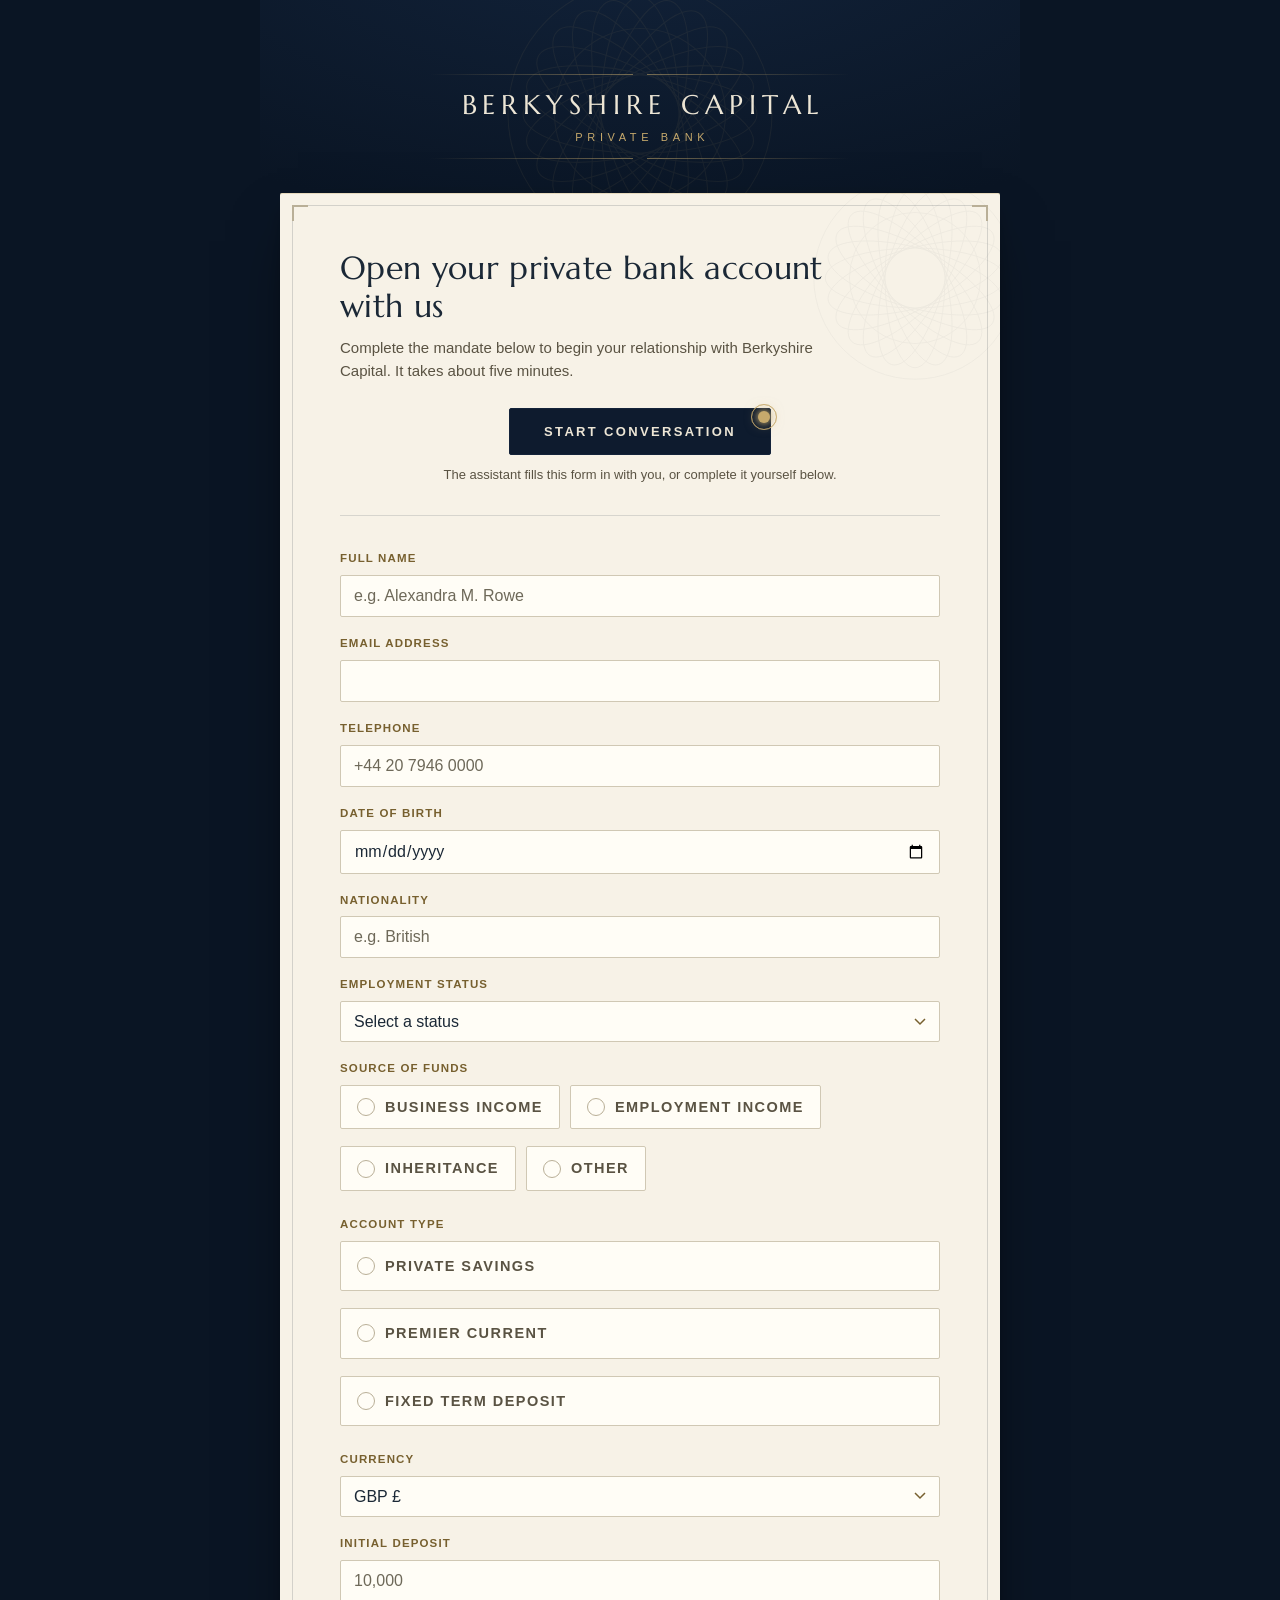
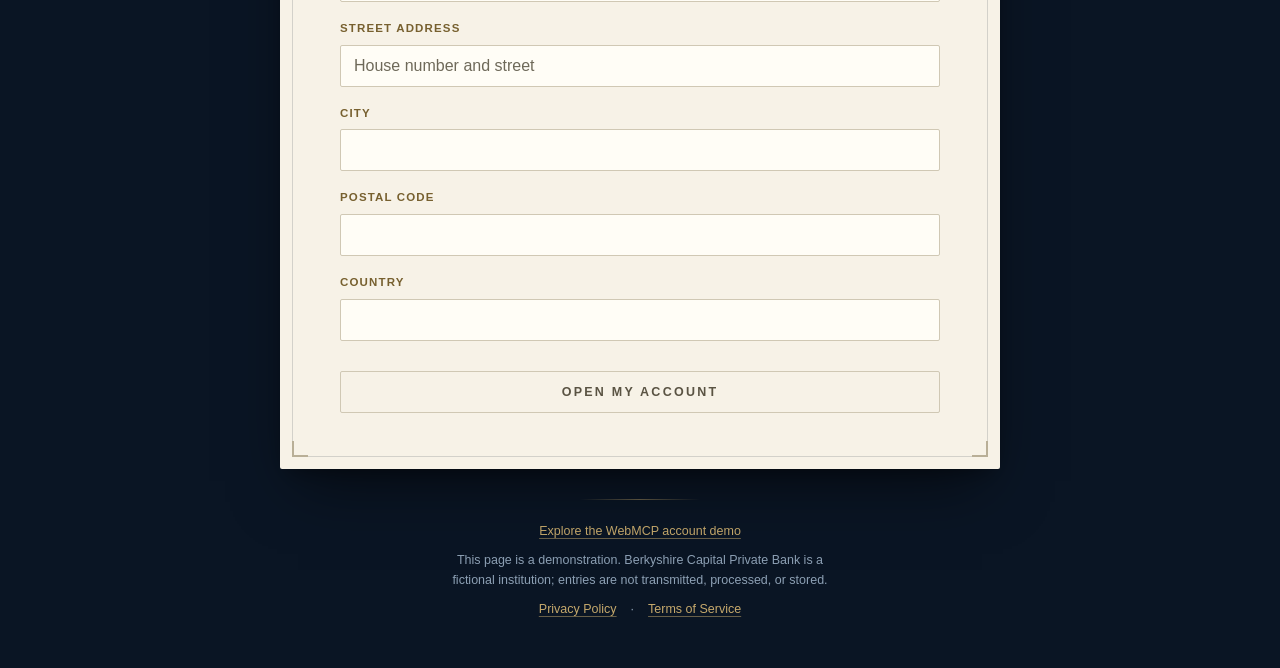
<file: index.html>
<!DOCTYPE html>
<html lang="en">
<head>
<meta charset="UTF-8">
<meta name="viewport" content="width=device-width, initial-scale=1.0">
<meta name="description" content="Static demonstration of a private bank account opening form. Fictional bank; nothing is transmitted or stored.">
<meta name="theme-color" content="#0A1524">
<title>Berkyshire Capital Private Bank — Open an Account</title>
<link rel="icon" href="data:image/svg+xml,%3Csvg xmlns='http://www.w3.org/2000/svg' viewBox='0 0 64 64'%3E%3Crect width='64' height='64' rx='8' fill='%230A1524'/%3E%3Ctext x='32' y='45' font-family='Georgia,serif' font-size='36' fill='%23C6A96C' text-anchor='middle'%3EB%3C/text%3E%3C/svg%3E">
<link rel="preconnect" href="https://fonts.googleapis.com">
<link rel="preconnect" href="https://fonts.gstatic.com" crossorigin>
<link href="https://fonts.googleapis.com/css2?family=Marcellus&display=swap" rel="stylesheet">
<style>
  :root{
    --navy-950:#0A1524;
    --navy-900:#0E1B2E;
    --navy-800:#14233A;
    --ink:#1B2836;
    --paper:#F7F2E7;
    --paper-hi:#FFFDF6;
    --gold:#C6A96C;
    --gold-soft:rgba(198,169,108,.22);
    --bronze:#77602F;
    --line:#D0C8B4;
    --line-strong:#B9AF97;
    --muted-paper:#5A5343;
    --muted-navy:#A7B6C6;
    --err:#8E2F2F;
    --err-line:#9E3B3B;
    --serif:"Marcellus",Georgia,"Times New Roman",serif;
    --sans:-apple-system,BlinkMacSystemFont,"Segoe UI",Roboto,"Helvetica Neue",Arial,sans-serif;
  }
  *{box-sizing:border-box;margin:0;padding:0}
  html{scroll-behavior:smooth}
  body{
    font-family:var(--sans);
    background:var(--navy-950);
    color:var(--muted-navy);
    -webkit-font-smoothing:antialiased;
    line-height:1.55;
    min-height:100vh;
  }
  ::selection{background:var(--gold);color:var(--navy-950)}
  .paper ::selection{background:var(--navy-950);color:var(--gold)}
  :focus-visible{outline:2px solid var(--gold);outline-offset:2px}
  html{scrollbar-color:#2A3B52 var(--navy-950)}
  ::-webkit-scrollbar{width:10px}
  ::-webkit-scrollbar-track{background:var(--navy-950)}
  ::-webkit-scrollbar-thumb{background:#2A3B52;border-radius:5px}
  ::-webkit-scrollbar-thumb:hover{background:#3A4E6A}

  .page{
    max-width:760px;
    margin:0 auto;
    padding:48px 20px 40px;
    background:
      radial-gradient(1100px 500px at 50% -80px, #12233B 0%, var(--navy-950) 62%) no-repeat;
  }

  .brand{
    text-align:center;
    padding:26px 0 34px;
    position:relative;
  }
  .brand-rosette{
    position:absolute;
    top:50%;left:50%;
    width:300px;height:300px;
    transform:translate(-50%,-52%);
    color:var(--gold);
    opacity:.07;
    pointer-events:none;
  }
  .brand-rule{
    display:flex;
    align-items:center;
    gap:14px;
    max-width:420px;
    margin:0 auto;
  }
  .brand-rule::before,.brand-rule::after{
    content:"";
    flex:1;
    height:1px;
  }
  .brand-rule::before{background:linear-gradient(to right,transparent,rgba(198,169,108,.55))}
  .brand-rule::after{background:linear-gradient(to left,transparent,rgba(198,169,108,.55))}
  .wordmark{
    font-family:var(--serif);
    font-size:clamp(17px,4.2vw,27px);
    letter-spacing:.22em;
    text-indent:.22em;
    color:#EDE6D6;
    white-space:nowrap;
    padding:10px 0 2px;
  }
  .brand-sub{
    font-size:11px;
    letter-spacing:.42em;
    text-indent:.42em;
    text-transform:uppercase;
    color:var(--gold);
    padding-bottom:12px;
  }

  .paper{
    position:relative;
    background:var(--paper);
    color:var(--ink);
    border-radius:2px;
    padding:clamp(28px,6vw,56px) clamp(22px,6vw,60px);
    box-shadow:
      0 1px 0 rgba(198,169,108,.35) inset,
      0 30px 60px -18px rgba(0,0,0,.55),
      0 8px 20px -8px rgba(0,0,0,.4);
    animation:paper-in .55s cubic-bezier(.16,1,.3,1) both;
  }
  .paper::before{
    content:"";
    position:absolute;
    inset:12px;
    border:1px solid rgba(27,40,54,.16);
    border-radius:1px;
    pointer-events:none;
  }
  .paper::after{
    content:"";
    position:absolute;
    inset:12px;
    pointer-events:none;
    background:
      linear-gradient(var(--line-strong),var(--line-strong)) left top / 16px 2px,
      linear-gradient(var(--line-strong),var(--line-strong)) left top / 2px 16px,
      linear-gradient(var(--line-strong),var(--line-strong)) right top / 16px 2px,
      linear-gradient(var(--line-strong),var(--line-strong)) right top / 2px 16px,
      linear-gradient(var(--line-strong),var(--line-strong)) left bottom / 16px 2px,
      linear-gradient(var(--line-strong),var(--line-strong)) left bottom / 2px 16px,
      linear-gradient(var(--line-strong),var(--line-strong)) right bottom / 16px 2px,
      linear-gradient(var(--line-strong),var(--line-strong)) right bottom / 2px 16px;
    background-repeat:no-repeat;
  }
  .paper-watermark{
    position:absolute;
    top:-30px;right:-30px;
    width:230px;height:230px;
    color:var(--ink);
    opacity:.045;
    pointer-events:none;
  }
  @keyframes paper-in{
    from{opacity:0;transform:translateY(10px)}
    to{opacity:1;transform:none}
  }

  .head{margin-bottom:26px;max-width:56ch}
  .head h1{
    font-family:var(--serif);
    font-weight:400;
    font-size:clamp(26px,4.4vw,32px);
    line-height:1.2;
    color:var(--ink);
    letter-spacing:.01em;
    margin-bottom:10px;
  }
  .head p{font-size:15px;color:var(--muted-paper)}

  .talky-launch{
    text-align:center;
    margin:0 0 34px;
    padding-bottom:30px;
    border-bottom:1px solid rgba(27,40,54,.14);
  }
  .talky-hint{
    font-size:13px;
    color:var(--muted-paper);
    margin-top:10px;
  }

  /* === Onboarding Attention Effect === */
  .talky-launch {
    position: relative;
  }

  .cta-wrapper {
    position: relative;
    display: inline-block;
  }

  /* Enhanced glow on the primary button */
  .talky-btn.primary {
    position: relative;
    z-index: 2;
    animation: cta-glow 2.8s ease-in-out infinite;
  }

  @keyframes cta-glow {
    0%, 100% {
      box-shadow: 
        0 0 0 0 rgba(198, 169, 108, 0.55),
        0 4px 14px -2px rgba(0, 0, 0, 0.3);
    }
    50% {
      box-shadow: 
        0 0 0 18px rgba(198, 169, 108, 0.0),
        0 4px 14px -2px rgba(0, 0, 0, 0.3);
    }
  }

  /* Floating beacon (glowing dot + rings) */
  .onboarding-beacon {
    position: absolute;
    top: -6px;
    right: -8px;
    width: 30px;
    height: 30px;
    z-index: 3;
    pointer-events: none;
  }

  .beacon-core {
    position: absolute;
    top: 50%;
    left: 50%;
    width: 12px;
    height: 12px;
    background: var(--gold);
    border-radius: 50%;
    transform: translate(-50%, -50%);
    box-shadow: 
      0 0 6px var(--gold),
      0 0 14px rgba(198, 169, 108, 0.6);
    animation: beacon-pulse 2s ease-in-out infinite;
  }

  .beacon-ring {
    position: absolute;
    top: 50%;
    left: 50%;
    width: 26px;
    height: 26px;
    border: 1.5px solid var(--gold);
    border-radius: 50%;
    transform: translate(-50%, -50%);
    opacity: 0.65;
    animation: beacon-ring-expand 2.8s ease-out infinite;
  }

  .beacon-ring.delay {
    animation-delay: 1.2s;
  }

  @keyframes beacon-pulse {
    0%, 100% { transform: translate(-50%, -50%) scale(1); }
    50% { transform: translate(-50%, -50%) scale(1.15); }
  }

  @keyframes beacon-ring-expand {
    0% {
      transform: translate(-50%, -50%) scale(0.6);
      opacity: 0.7;
    }
    70% {
      opacity: 0;
    }
    100% {
      transform: translate(-50%, -50%) scale(1.9);
      opacity: 0;
    }
  }

  /* Onboarding tooltip */
  .onboarding-tooltip {
    position: absolute;
    top: -52px;
    left: 50%;
    transform: translateX(-50%);
    z-index: 10;
    opacity: 0;
    pointer-events: none;
    transition: opacity 0.4s ease, transform 0.4s ease;
  }

  .onboarding-tooltip.visible {
    opacity: 1;
    pointer-events: auto;
  }

  .tooltip-bubble {
    background: #1a2436;
    color: #f4e9c8;
    font-size: 13px;
    padding: 9px 16px;
    border-radius: 9999px;
    white-space: nowrap;
    box-shadow: 
      0 4px 12px rgba(0, 0, 0, 0.35),
      0 0 0 1px rgba(198, 169, 108, 0.25);
    border: 1px solid rgba(198, 169, 108, 0.35);
  }

  .tooltip-arrow {
    position: absolute;
    bottom: -6px;
    left: 50%;
    transform: translateX(-50%);
    width: 0;
    height: 0;
    border-left: 7px solid transparent;
    border-right: 7px solid transparent;
    border-top: 8px solid #1a2436;
  }

  @media (max-width: 480px) {
    .onboarding-tooltip {
      top: -46px;
    }
    .tooltip-bubble {
      font-size: 12px;
      padding: 8px 13px;
    }
  }

  form > p + p,
  form > div + p,
  form > p + div,
  form > div + div{margin-top:18px}
  form .grouplabel + .opts{margin-top:7px}
  label{
    display:block;
    font-size:11.5px;
    font-weight:600;
    letter-spacing:.1em;
    text-transform:uppercase;
    color:var(--bronze);
    margin-bottom:7px;
  }
  input[type=text],input[type=email],input[type=tel],input[type=date],input[type=number],select{
    width:100%;
    font-family:var(--sans);
    font-size:16px;
    color:var(--ink);
    background:var(--paper-hi);
    border:1px solid var(--line);
    border-radius:2px;
    padding:11px 13px;
    caret-color:var(--bronze);
    transition:border-color .18s ease,box-shadow .18s ease,background .18s ease;
    font-variant-numeric:tabular-nums;
  }
  ::placeholder{color:#6E6959;opacity:1}
  select{
    appearance:none;
    -webkit-appearance:none;
    background-image:url("data:image/svg+xml,%3Csvg xmlns='http://www.w3.org/2000/svg' width='12' height='8' viewBox='0 0 12 8'%3E%3Cpath d='M1 1l5 5 5-5' fill='none' stroke='%2377602F' stroke-width='1.5'/%3E%3C/svg%3E");
    background-repeat:no-repeat;
    background-position:right 13px center;
    padding-right:36px;
  }
  input:hover,select:hover{border-color:var(--line-strong)}
  input:focus,select:focus{
    outline:none;
    border-color:var(--gold);
    box-shadow:0 0 0 3px var(--gold-soft);
    background:#FFFDF6;
  }
  .err{
    display:none;
    font-size:13px;
    color:var(--err);
    margin-top:6px;
  }
  .err.shown{display:block}
  .grouplabel{
    font-size:11.5px;
    font-weight:600;
    letter-spacing:.1em;
    text-transform:uppercase;
    color:var(--bronze);
  }

  .opts{display:flex;flex-wrap:wrap;gap:10px}
  .opts.stack{flex-direction:column}
  .opt{
    position:relative;
    display:flex;
    align-items:center;
    gap:10px;
    border:1px solid var(--line);
    border-radius:2px;
    background:var(--paper-hi);
    padding:10px 16px;
    cursor:pointer;
    font-size:14.5px;
    color:var(--muted-paper);
    transition:border-color .18s ease,color .18s ease,box-shadow .18s ease;
  }
  .opts.stack .opt{padding:13px 16px}
  .opt:hover{border-color:var(--line-strong);color:var(--ink)}
  .opt input{
    position:absolute;
    opacity:0;
    inset:0;
    margin:0;
    cursor:pointer;
  }
  .opt span{display:flex;align-items:center;gap:10px}
  .opt span::before{
    content:"";
    flex:none;
    width:16px;height:16px;
    border-radius:50%;
    border:1.5px solid var(--line-strong);
    transition:border-color .18s ease;
  }
  .opt input:checked + span{color:var(--ink)}
  .opt input:checked + span::before{
    border-color:var(--ink);
    background:radial-gradient(circle,var(--gold) 0 4px,transparent 4.5px);
  }
  .opt input:focus-visible + span::before{outline:2px solid var(--gold);outline-offset:2px}
  .opt:has(input:checked){
    border-color:var(--ink);
    box-shadow:0 0 0 1px var(--ink) inset,0 0 0 3px var(--gold-soft);
  }

  .reveal{
    display:grid;
    grid-template-rows:0fr;
    opacity:0;
    transition:grid-template-rows .3s cubic-bezier(.16,1,.3,1),opacity .25s ease;
  }
  .reveal > .reveal-inner{overflow:hidden}
  .reveal.open{grid-template-rows:1fr;opacity:1}
  .reveal .field{padding-top:14px}

  .actions{
    display:flex;
    justify-content:stretch;
    margin-top:30px;
  }
  .primary{
    font-family:var(--sans);
    font-size:13px;
    font-weight:600;
    letter-spacing:.18em;
    text-transform:uppercase;
    color:#EDE6D6;
    background:var(--navy-900);
    border:1px solid var(--navy-800);
    border-radius:2px;
    padding:15px 34px;
    cursor:pointer;
    width:100%;
    transition:transform .18s ease,box-shadow .18s ease,border-color .18s ease;
  }
  .primary:hover{
    transform:translateY(-1px);
    border-color:var(--gold);
    box-shadow:0 10px 24px -10px rgba(0,0,0,.45);
  }
  .primary:active{transform:none}
  .primary:focus-visible{outline:2px solid var(--gold);outline-offset:3px}
  .ghost{
    font-family:var(--sans);
    font-size:12.5px;
    letter-spacing:.08em;
    color:var(--muted-paper);
    background:transparent;
    border:1px solid var(--line);
    border-radius:2px;
    padding:13px 20px;
    cursor:pointer;
    transition:border-color .18s ease,color .18s ease;
  }
  .ghost:hover{border-color:var(--ink);color:var(--ink)}
  .ghost:focus-visible{outline:2px solid var(--gold);outline-offset:2px}
  #submitBtn{
    width:100%;
    letter-spacing:.18em;
    text-transform:uppercase;
    font-size:12.5px;
    font-weight:600;
    position:relative;
    display:inline-flex;
    align-items:center;
    justify-content:center;
    gap:12px;
  }
  .spinner{
    display:none;
    width:15px;height:15px;
    border-radius:50%;
    border:2px solid rgba(90,83,67,.25);
    border-top-color:var(--gold);
    animation:spin .7s linear infinite;
  }
  #submitBtn.loading{cursor:wait;opacity:.92}
  #submitBtn.loading .spinner{display:inline-block}
  @keyframes spin{to{transform:rotate(360deg)}}

  .success{
    text-align:center;
    padding:26px 0 12px;
    animation:paper-in .5s cubic-bezier(.16,1,.3,1) both;
  }
  .seal{
    width:128px;height:128px;
    margin:0 auto 22px;
    display:block;
    color:var(--gold);
  }
  .seal circle,.seal text{transform-origin:80px 80px}
  .seal .draw{
    stroke-dasharray:100;
    stroke-dashoffset:100;
    animation:draw 1.1s cubic-bezier(.5,0,.2,1) forwards;
  }
  .seal .draw.d2{animation-delay:.25s}
  .seal .draw.d3{animation-delay:.5s}
  .seal text{
    font-family:var(--serif);
    font-size:52px;
    fill:var(--bronze);
    opacity:0;
    animation:fade-scale .6s ease .95s forwards;
  }
  @keyframes draw{to{stroke-dashoffset:0}}
  @keyframes fade-scale{
    from{opacity:0;transform:scale(.7)}
    to{opacity:1;transform:scale(1)}
  }
  .success h2{
    font-family:var(--serif);
    font-weight:400;
    font-size:clamp(24px,4vw,30px);
    color:var(--ink);
    margin-bottom:8px;
  }
  .success .greet{
    font-size:16px;
    color:var(--ink);
  }
  .success .note{
    font-size:14.5px;
    color:var(--muted-paper);
    max-width:46ch;
    margin:8px auto 26px;
  }
  .refrow{
    display:flex;
    justify-content:center;
    align-items:stretch;
    gap:10px;
    margin-bottom:26px;
    flex-wrap:wrap;
  }
  .refbox{
    display:flex;
    align-items:center;
    gap:16px;
    border:1px solid rgba(27,40,54,.18);
    border-radius:2px;
    padding:12px 20px;
    background:var(--paper-hi);
  }
  .reflabel{
    font-size:11px;
    font-weight:600;
    letter-spacing:.14em;
    text-transform:uppercase;
    color:var(--bronze);
  }
  .ref{
    font-size:16px;
    letter-spacing:.12em;
    color:var(--ink);
    font-variant-numeric:tabular-nums;
  }
  .success .tiny{
    font-size:12px;
    color:var(--muted-paper);
    margin-top:20px;
    opacity:.85;
  }

  .disclaimer{
    text-align:center;
    font-size:12.5px;
    color:#8DA0B4;
    padding:30px 16px 8px;
    max-width:60ch;
    margin:0 auto;
  }
  .disclaimer::before{
    content:"";
    display:block;
    width:120px;
    height:1px;
    margin:0 auto 22px;
    background:linear-gradient(to right,transparent,rgba(198,169,108,.5),transparent);
  }
  .disclaimer p + p{margin-top:10px}
  .legal-links{
    display:flex;
    justify-content:center;
    align-items:center;
    gap:14px;
  }
  .disclaimer a{
    color:var(--gold);
    text-decoration:underline;
    text-underline-offset:3px;
    text-decoration-color:rgba(198,169,108,.5);
    transition:color .18s ease,text-decoration-color .18s ease;
  }
  .disclaimer a:hover{color:#E3D3AC;text-decoration-color:#E3D3AC}
  .disclaimer a:focus-visible{outline:2px solid var(--gold);outline-offset:2px}

  @media (prefers-reduced-motion:reduce){
    *,*::before,*::after{animation:none!important;transition:none!important}
    html{scroll-behavior:auto}
  }
</style>
</head>
<body>
<!--
  THESIS: A private-bank account mandate rendered as an engraved paper instrument laid on midnight navy — refusing the generic dark-mode fintech form.
  OWN-WORLD: Ivory document panel with inset hairline frame, guilloche rosette watermark, Marcellus inscriptional caps, champagne-gold rules, bronze small-cap labels, 2px corners, reeded seal.
  STORY: An applicant completes personal, source-of-funds, and account-preference entries on a credible banking document; submission draws a gold seal and issues a reference number.
  FIRST VIEWPORT: Navy ground with engraved wordmark and gold rules above the ivory mandate panel; h1, the primary conversational action directly beneath the introduction, then personal-details fields; the manual submit waits at the document's foot as a secondary plate.
  FORM: Document-led private-banking classic, user-pinned (luxury navy/gold serif); brief-pinned direction, no roll dealt.
  FINISH: unreviewed and undocumented is unfinished; this build ends with the finish review, the verdict, DESIGN.md, and every shipping raster carrying its provenance.
-->
<svg width="0" height="0" style="position:absolute" aria-hidden="true">
  <defs>
    <symbol id="rosette" viewBox="0 0 200 200">
      <g fill="none" stroke="currentColor" stroke-width="0.7">
        <ellipse cx="100" cy="100" rx="78" ry="26"/>
        <ellipse cx="100" cy="100" rx="78" ry="26" transform="rotate(15 100 100)"/>
        <ellipse cx="100" cy="100" rx="78" ry="26" transform="rotate(30 100 100)"/>
        <ellipse cx="100" cy="100" rx="78" ry="26" transform="rotate(45 100 100)"/>
        <ellipse cx="100" cy="100" rx="78" ry="26" transform="rotate(60 100 100)"/>
        <ellipse cx="100" cy="100" rx="78" ry="26" transform="rotate(75 100 100)"/>
        <ellipse cx="100" cy="100" rx="78" ry="26" transform="rotate(90 100 100)"/>
        <ellipse cx="100" cy="100" rx="78" ry="26" transform="rotate(105 100 100)"/>
        <ellipse cx="100" cy="100" rx="78" ry="26" transform="rotate(120 100 100)"/>
        <ellipse cx="100" cy="100" rx="78" ry="26" transform="rotate(135 100 100)"/>
        <ellipse cx="100" cy="100" rx="78" ry="26" transform="rotate(150 100 100)"/>
        <ellipse cx="100" cy="100" rx="78" ry="26" transform="rotate(165 100 100)"/>
        <circle cx="100" cy="100" r="88"/>
        <circle cx="100" cy="100" r="57"/>
      </g>
    </symbol>
  </defs>
</svg>

<div class="page">
  <header class="brand">
    <svg class="brand-rosette" aria-hidden="true"><use href="#rosette"/></svg>
    <div class="brand-rule" aria-hidden="true"></div>
    <p class="wordmark">BERKYSHIRE CAPITAL</p>
    <p class="brand-sub">Private Bank</p>
    <div class="brand-rule" aria-hidden="true"></div>
  </header>

  <main class="paper">
    <svg class="paper-watermark" aria-hidden="true"><use href="#rosette"/></svg>

    <div class="head">
      <h1>Open your private bank account with us</h1>
      <p>Complete the mandate below to begin your relationship with Berkyshire Capital. It takes about five minutes.</p>
    </div>

    <div class="talky-launch" id="talkyLaunch">
      <div class="cta-wrapper">
        <button type="button" data-talkyform="launch" class="primary talky-btn">Start Conversation</button>

        <div class="onboarding-beacon" aria-hidden="true">
          <div class="beacon-core"></div>
          <div class="beacon-ring"></div>
          <div class="beacon-ring delay"></div>
        </div>
      </div>

      <div class="onboarding-tooltip" id="onboardingTooltip">
        <div class="tooltip-bubble">
          👋 <strong>Click here</strong> to test TalkyForm
        </div>
        <div class="tooltip-arrow"></div>
      </div>

      <p class="talky-hint">The assistant fills this form in with you, or complete it yourself below.</p>
    </div>

    <form id="accountForm" data-talkyform="enabled" novalidate>
      <p class="field">
        <label for="fullName">Full name</label>
        <input type="text" id="fullName" name="fullName" autocomplete="name" placeholder="e.g. Alexandra M. Rowe" required aria-describedby="fullName-err" data-err="Enter your full legal name as it appears on your identification.">
        <span class="err" id="fullName-err"></span>
      </p>

      <p class="field">
        <label for="email">Email address</label>
        <input type="email" id="email" name="email" autocomplete="email" required aria-describedby="email-err" data-err="Enter your email address so we can reach you." data-err-type="Enter an address in the format name@example.com.">
        <span class="err" id="email-err"></span>
      </p>

      <p class="field">
        <label for="phone">Telephone</label>
        <input type="tel" id="phone" name="phone" autocomplete="tel" placeholder="+44 20 7946 0000" pattern="[0-9+()\-\s]{7,20}" required aria-describedby="phone-err" data-err="Enter a telephone number we can reach you on." data-err-pattern="Enter a number in an international format, e.g. +44 20 7946 0000.">
        <span class="err" id="phone-err"></span>
      </p>

      <p class="field">
        <label for="dob">Date of birth</label>
        <input type="date" id="dob" name="dob" autocomplete="bday" required aria-describedby="dob-err" data-err="Enter your date of birth." data-err-max="Applicants must be at least 18 years old.">
        <span class="err" id="dob-err"></span>
      </p>

      <p class="field">
        <label for="nationality">Nationality</label>
        <input type="text" id="nationality" name="nationality" placeholder="e.g. British" required aria-describedby="nationality-err" data-err="Enter your nationality.">
        <span class="err" id="nationality-err"></span>
      </p>

      <p class="field">
        <label for="employment">Employment status</label>
        <select id="employment" name="employment" required aria-describedby="employment-err" data-err="Select your current employment status.">
          <option value="" selected disabled>Select a status</option>
          <option>Employed</option>
          <option>Self-employed</option>
          <option>Business owner</option>
          <option>Retired</option>
          <option>Student</option>
          <option>Homemaker</option>
          <option>Not currently employed</option>
        </select>
        <span class="err" id="employment-err"></span>
      </p>

      <div class="field">
        <p class="grouplabel" id="sourceLabel">Source of funds</p>
        <div class="opts" role="radiogroup" aria-labelledby="sourceLabel">
          <label class="opt"><input type="radio" name="sourceFunds" value="Business Income" required aria-describedby="sourceFunds-err" data-err="Select the principal source of the funds for this account."><span>Business Income</span></label>
          <label class="opt"><input type="radio" aria-describedby="sourceFunds-err" name="sourceFunds" value="Employment Income"><span>Employment Income</span></label>
          <label class="opt"><input type="radio" aria-describedby="sourceFunds-err" name="sourceFunds" value="Inheritance"><span>Inheritance</span></label>
          <label class="opt"><input type="radio" aria-describedby="sourceFunds-err" name="sourceFunds" value="Other"><span>Other</span></label>
        </div>
        <div class="reveal" id="otherWrap">
          <div class="reveal-inner">
            <p class="field">
              <label for="otherSource">Please specify</label>
              <input type="text" id="otherSource" name="otherSource" disabled autocomplete="off" aria-describedby="otherSource-err" data-err="Tell us the principal source of your funds.">
              <span class="err" id="otherSource-err"></span>
            </p>
          </div>
        </div>
        <span class="err" id="sourceFunds-err"></span>
      </div>

      <div class="field">
        <p class="grouplabel" id="acctLabel">Account type</p>
        <div class="opts stack" role="radiogroup" aria-labelledby="acctLabel">
          <label class="opt"><input type="radio" name="accountType" value="Private Savings" required aria-describedby="accountType-err" data-err="Select the account you would like to open."><span>Private Savings</span></label>
          <label class="opt"><input type="radio" aria-describedby="accountType-err" name="accountType" value="Premier Current"><span>Premier Current</span></label>
          <label class="opt"><input type="radio" aria-describedby="accountType-err" name="accountType" value="Fixed Term Deposit"><span>Fixed Term Deposit</span></label>
        </div>
        <span class="err" id="accountType-err"></span>
      </div>

      <p class="field">
        <label for="currency">Currency</label>
        <select id="currency" name="currency" required aria-describedby="currency-err" data-err="Select the currency for your account.">
          <option value="GBP" selected>GBP £</option>
          <option value="USD">USD $</option>
          <option value="EUR">EUR €</option>
          <option value="CHF">CHF</option>
        </select>
        <span class="err" id="currency-err"></span>
      </p>

      <p class="field">
        <label for="deposit">Initial deposit</label>
        <input type="number" id="deposit" name="deposit" inputmode="numeric" min="10000" step="500" placeholder="10,000" required aria-describedby="deposit-err" data-err="Enter your intended initial deposit." data-err-min="The minimum initial deposit is 10,000 in your chosen currency.">
        <span class="err" id="deposit-err"></span>
      </p>

      <p class="field">
        <label for="street">Street address</label>
        <input type="text" id="street" name="street" autocomplete="street-address" placeholder="House number and street" required aria-describedby="street-err" data-err="Enter your residential street address.">
        <span class="err" id="street-err"></span>
      </p>

      <p class="field">
        <label for="city">City</label>
        <input type="text" id="city" name="city" autocomplete="address-level2" required aria-describedby="city-err" data-err="Enter your city.">
        <span class="err" id="city-err"></span>
      </p>

      <p class="field">
        <label for="postal">Postal code</label>
        <input type="text" id="postal" name="postal" autocomplete="postal-code" required aria-describedby="postal-err" data-err="Enter your postal code.">
        <span class="err" id="postal-err"></span>
      </p>

      <p class="field">
        <label for="country">Country</label>
        <input type="text" id="country" name="country" autocomplete="country-name" required aria-describedby="country-err" data-err="Enter your country of residence.">
        <span class="err" id="country-err"></span>
      </p>

      <p class="actions">
        <button type="submit" class="ghost" id="submitBtn">
          <span class="spinner" aria-hidden="true"></span>
          <span class="btn-label">Open my account</span>
        </button>
      </p>
    </form>
    <script src="https://www.talkyform.com/talkyform-avatar.js" data-talkyform-id="g4UtyUR7fpzVFfxTQSNkqEie" defer></script>

    <div class="success" id="successPanel" hidden role="status" aria-live="polite">
      <svg class="seal" viewBox="0 0 160 160" aria-hidden="true">
        <circle class="draw" cx="80" cy="80" r="76" fill="none" stroke="currentColor" stroke-width="1.6" pathLength="100"/>
        <circle class="draw d2" cx="80" cy="80" r="64" fill="none" stroke="currentColor" stroke-width="0.8" pathLength="100"/>
        <circle class="draw d3" cx="80" cy="80" r="55" fill="none" stroke="#77602F" stroke-width="1" pathLength="100" style="stroke-dasharray:.8 3.2;animation-name:draw"/>
        <text x="80" y="99" text-anchor="middle">B</text>
      </svg>
      <h2 tabindex="-1" id="successHeading">Application received</h2>
      <p class="greet">Thank you, <span id="firstName">—</span>.</p>
      <p class="note">Your application has been recorded for review. A relationship manager will be in touch within two business days to complete onboarding.</p>
      <div class="refrow">
        <div class="refbox">
          <span class="reflabel">Reference</span>
          <span class="ref" id="refNumber">BC-XXXXXX-XXXX</span>
        </div>
        <button type="button" class="ghost" id="copyBtn">Copy</button>
      </div>
      <button type="button" class="ghost" id="resetBtn">Submit another application</button>
      <p class="tiny">Nothing was transmitted: this page is a static demonstration.</p>
    </div>
  </main>

  <footer class="disclaimer">
    <p class="legal-links"><a href="webmcp/">Explore the WebMCP account demo</a></p>
    <p>This page is a demonstration. Berkyshire Capital Private Bank is a fictional institution; entries are not transmitted, processed, or stored.</p>
    <p class="legal-links"><a href="https://www.talkyform.com/privacy">Privacy Policy</a><span aria-hidden="true">·</span><a href="https://www.talkyform.com/terms">Terms of Service</a></p>
  </footer>
</div>

<script>
(function(){
  var form = document.getElementById('accountForm');
  var submitBtn = document.getElementById('submitBtn');
  var btnLabel = submitBtn.querySelector('.btn-label');
  var successPanel = document.getElementById('successPanel');
  var otherWrap = document.getElementById('otherWrap');
  var otherSource = document.getElementById('otherSource');
  var dob = document.getElementById('dob');

  var eighteenYearsAgo = new Date();
  eighteenYearsAgo.setFullYear(eighteenYearsAgo.getFullYear() - 18);
  dob.max = eighteenYearsAgo.toISOString().split('T')[0];
  dob.min = '1900-01-01';

  function fieldWrap(el){
    return el.closest('.field');
  }

  function setError(el, message){
    var wrap = fieldWrap(el);
    var err = document.getElementById(el.name + '-err') || document.getElementById(el.id + '-err');
    if (wrap) wrap.classList.add('invalid');
    if (err){
      err.textContent = message;
      err.classList.add('shown');
    }
    el.setAttribute('aria-invalid', 'true');
  }

  function clearError(el){
    var wrap = fieldWrap(el);
    var err = document.getElementById(el.name + '-err') || document.getElementById(el.id + '-err');
    if (wrap) wrap.classList.remove('invalid');
    if (err){
      err.textContent = '';
      err.classList.remove('shown');
    }
    el.removeAttribute('aria-invalid');
  }

  function messageFor(el){
    var v = el.validity;
    if (v.valueMissing) return el.dataset.err || 'This field is required.';
    if (v.typeMismatch) return el.dataset.errType || 'Check the format of this entry.';
    if (v.patternMismatch) return el.dataset.errPattern || 'Check the format of this entry.';
    if (v.rangeOverflow) return el.dataset.errMax || 'This date is after the allowed range.';
    if (v.rangeUnderflow) return el.dataset.errMin || 'This amount is below the minimum.';
    return el.validationMessage || 'Check this entry.';
  }

  form.addEventListener('input', function(e){
    if (e.target.matches('input,select')) clearError(e.target);
  });
  form.addEventListener('change', function(e){
    if (e.target.matches('input,select')) clearError(e.target);
  });

  function sourceValue(){
    var checked = form.querySelector('input[name="sourceFunds"]:checked');
    return checked ? checked.value : null;
  }

  form.querySelectorAll('input[name="sourceFunds"]').forEach(function(r){
    r.addEventListener('change', function(){
      var isOther = sourceValue() === 'Other';
      otherWrap.classList.toggle('open', isOther);
      otherSource.disabled = !isOther;
      otherSource.required = isOther;
      if (!isOther){
        otherSource.value = '';
        clearError(otherSource);
      } else {
        otherSource.focus();
      }
    });
  });

  form.addEventListener('submit', function(e){
    e.preventDefault();
    var firstInvalid = null;
    var controls = form.querySelectorAll('input,select');
    controls.forEach(function(el){
      if (!el.checkValidity()){
        if (!firstInvalid) firstInvalid = el;
        setError(el, messageFor(el));
      } else {
        clearError(el);
      }
    });
    if (firstInvalid){
      firstInvalid.focus();
      firstInvalid.scrollIntoView({ block: 'center', behavior: 'smooth' });
      return;
    }
    submitBtn.classList.add('loading');
    submitBtn.disabled = true;
    btnLabel.textContent = 'Processing';
    window.setTimeout(showSuccess, 1150);
  });

  function segment(n){
    var out = '';
    var chars = 'ABCDEFGHJKMNPQRSTUVWXYZ23456789';
    for (var i = 0; i < n; i++) out += chars[Math.floor(Math.random() * chars.length)];
    return out;
  }

  function showSuccess(){
    var name = document.getElementById('fullName').value.trim();
    document.getElementById('firstName').textContent = name.split(/\s+/)[0] || 'applicant';
    document.getElementById('refNumber').textContent = 'BC-' + segment(6) + '-' + segment(4);
    form.hidden = true;
    document.getElementById('talkyLaunch').hidden = true;
    successPanel.hidden = false;
    var heading = document.getElementById('successHeading');
    heading.focus();
    heading.scrollIntoView({ block: 'start' });
  }

  document.getElementById('copyBtn').addEventListener('click', function(){
    var text = document.getElementById('refNumber').textContent;
    var btn = this;
    function done(){ btn.textContent = 'Copied'; window.setTimeout(function(){ btn.textContent = 'Copy'; }, 1600); }
    if (navigator.clipboard && navigator.clipboard.writeText){
      navigator.clipboard.writeText(text).then(done);
    } else {
      var ta = document.createElement('textarea');
      ta.value = text;
      document.body.appendChild(ta);
      ta.select();
      document.execCommand('copy');
      document.body.removeChild(ta);
      done();
    }
  });

  document.getElementById('resetBtn').addEventListener('click', function(){
    form.reset();
    form.querySelectorAll('.invalid').forEach(function(el){ el.classList.remove('invalid'); });
    form.querySelectorAll('.err.shown').forEach(function(el){ el.classList.remove('shown'); });
    form.querySelectorAll('[aria-invalid]').forEach(function(el){ el.removeAttribute('aria-invalid'); });
    otherWrap.classList.remove('open');
    otherSource.disabled = true;
    otherSource.required = false;
    submitBtn.classList.remove('loading');
    submitBtn.disabled = false;
    btnLabel.textContent = 'Open my account';
    successPanel.hidden = true;
    form.hidden = false;
    document.getElementById('talkyLaunch').hidden = false;
    document.getElementById('fullName').focus();
    window.scrollTo({ top: 0, behavior: 'smooth' });

    // Reset onboarding visuals
    var beacon = document.querySelector('.onboarding-beacon');
    if (beacon) beacon.style.opacity = '';
    var tooltip = document.getElementById('onboardingTooltip');
    if (tooltip) tooltip.classList.remove('visible');
  });

  // === Onboarding Attention for Start Conversation button ===
  (function setupOnboarding() {
    var tooltip = document.getElementById('onboardingTooltip');
    var launchBtn = document.querySelector('[data-talkyform="launch"]');
    if (!tooltip || !launchBtn) return;

    // Show tooltip after a short delay
    setTimeout(function () {
      if (!document.getElementById('talkyLaunch').hidden) {
        tooltip.classList.add('visible');
      }
    }, 2200);

    // Hide tooltip on interaction with the button
    function hideTooltip() {
      tooltip.classList.remove('visible');
      // Also hide the beacon after first interaction
      var beacon = document.querySelector('.onboarding-beacon');
      if (beacon) beacon.style.opacity = '0.25';
    }

    launchBtn.addEventListener('click', hideTooltip, { once: true });

    // Also hide if user starts interacting with the form
    document.getElementById('accountForm').addEventListener('focusin', hideTooltip, { once: true });
  })();
})();
</script>
</body>
</html>
</file>
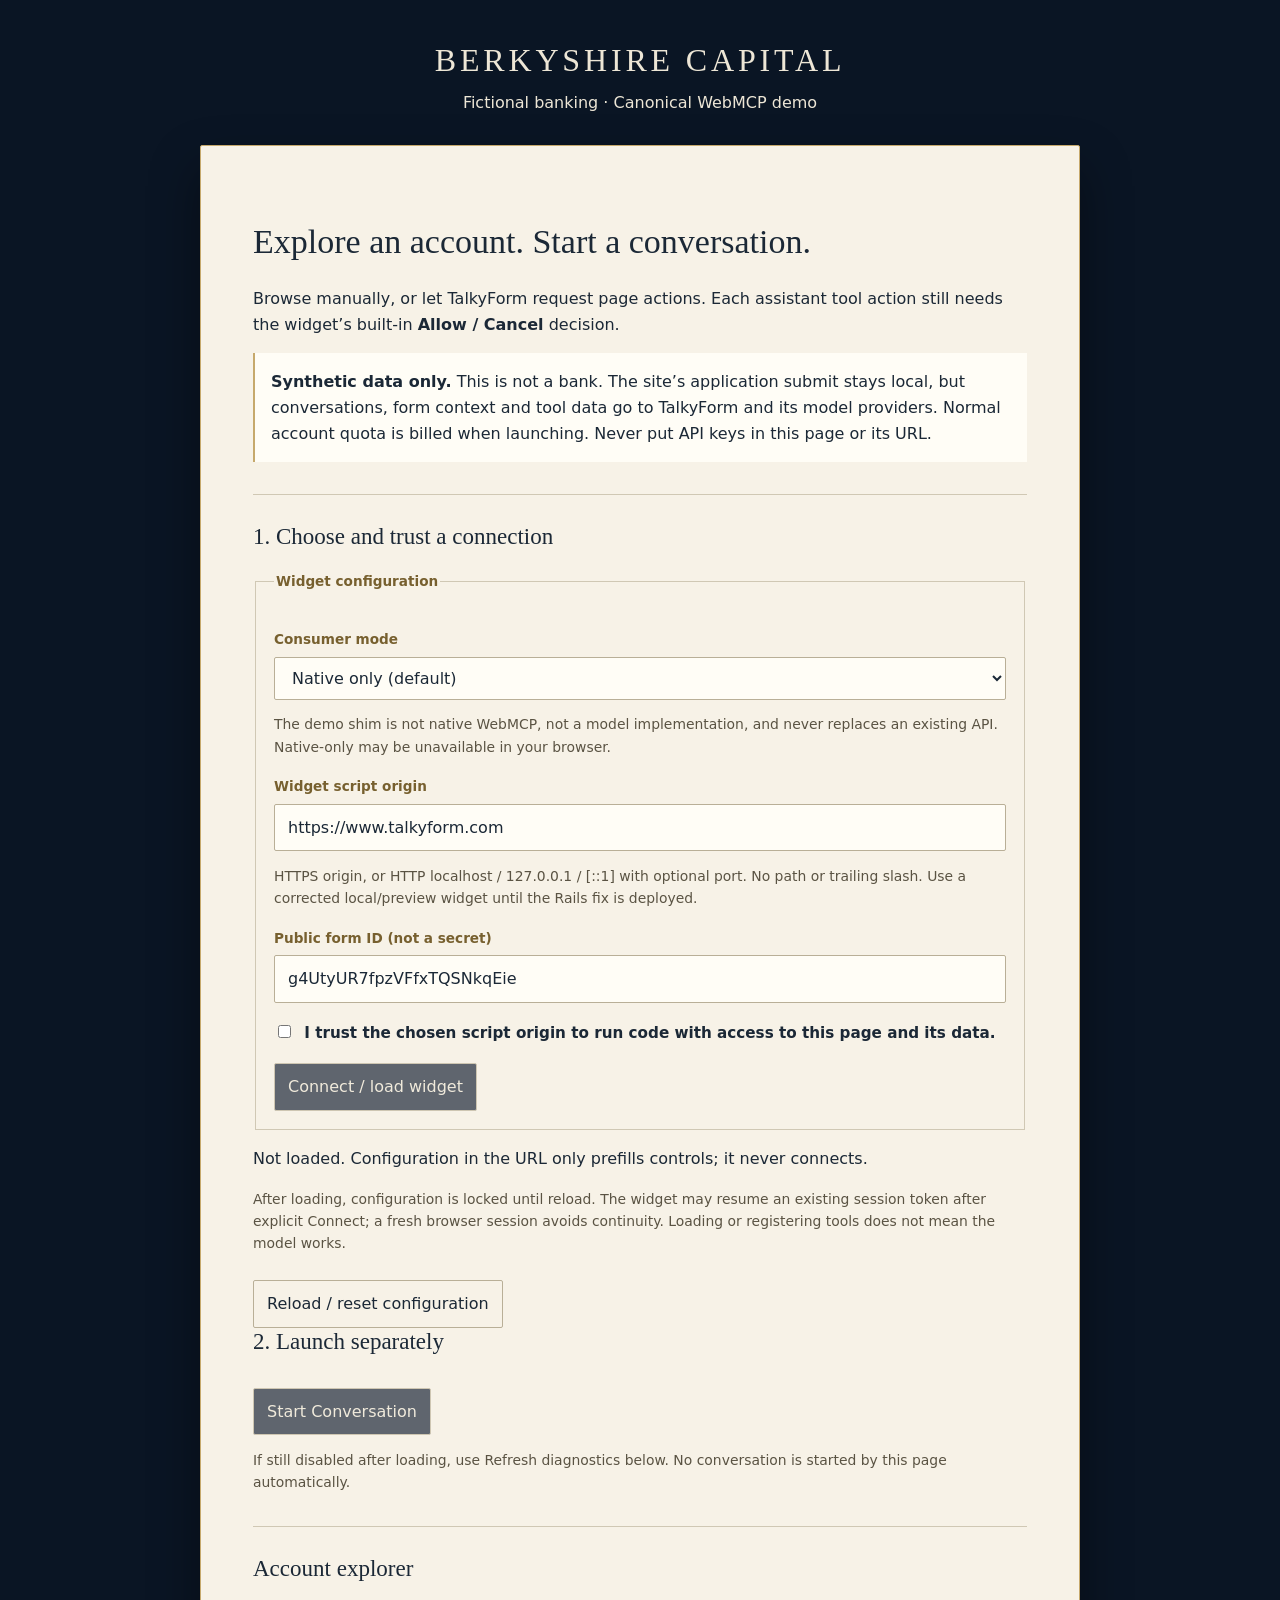
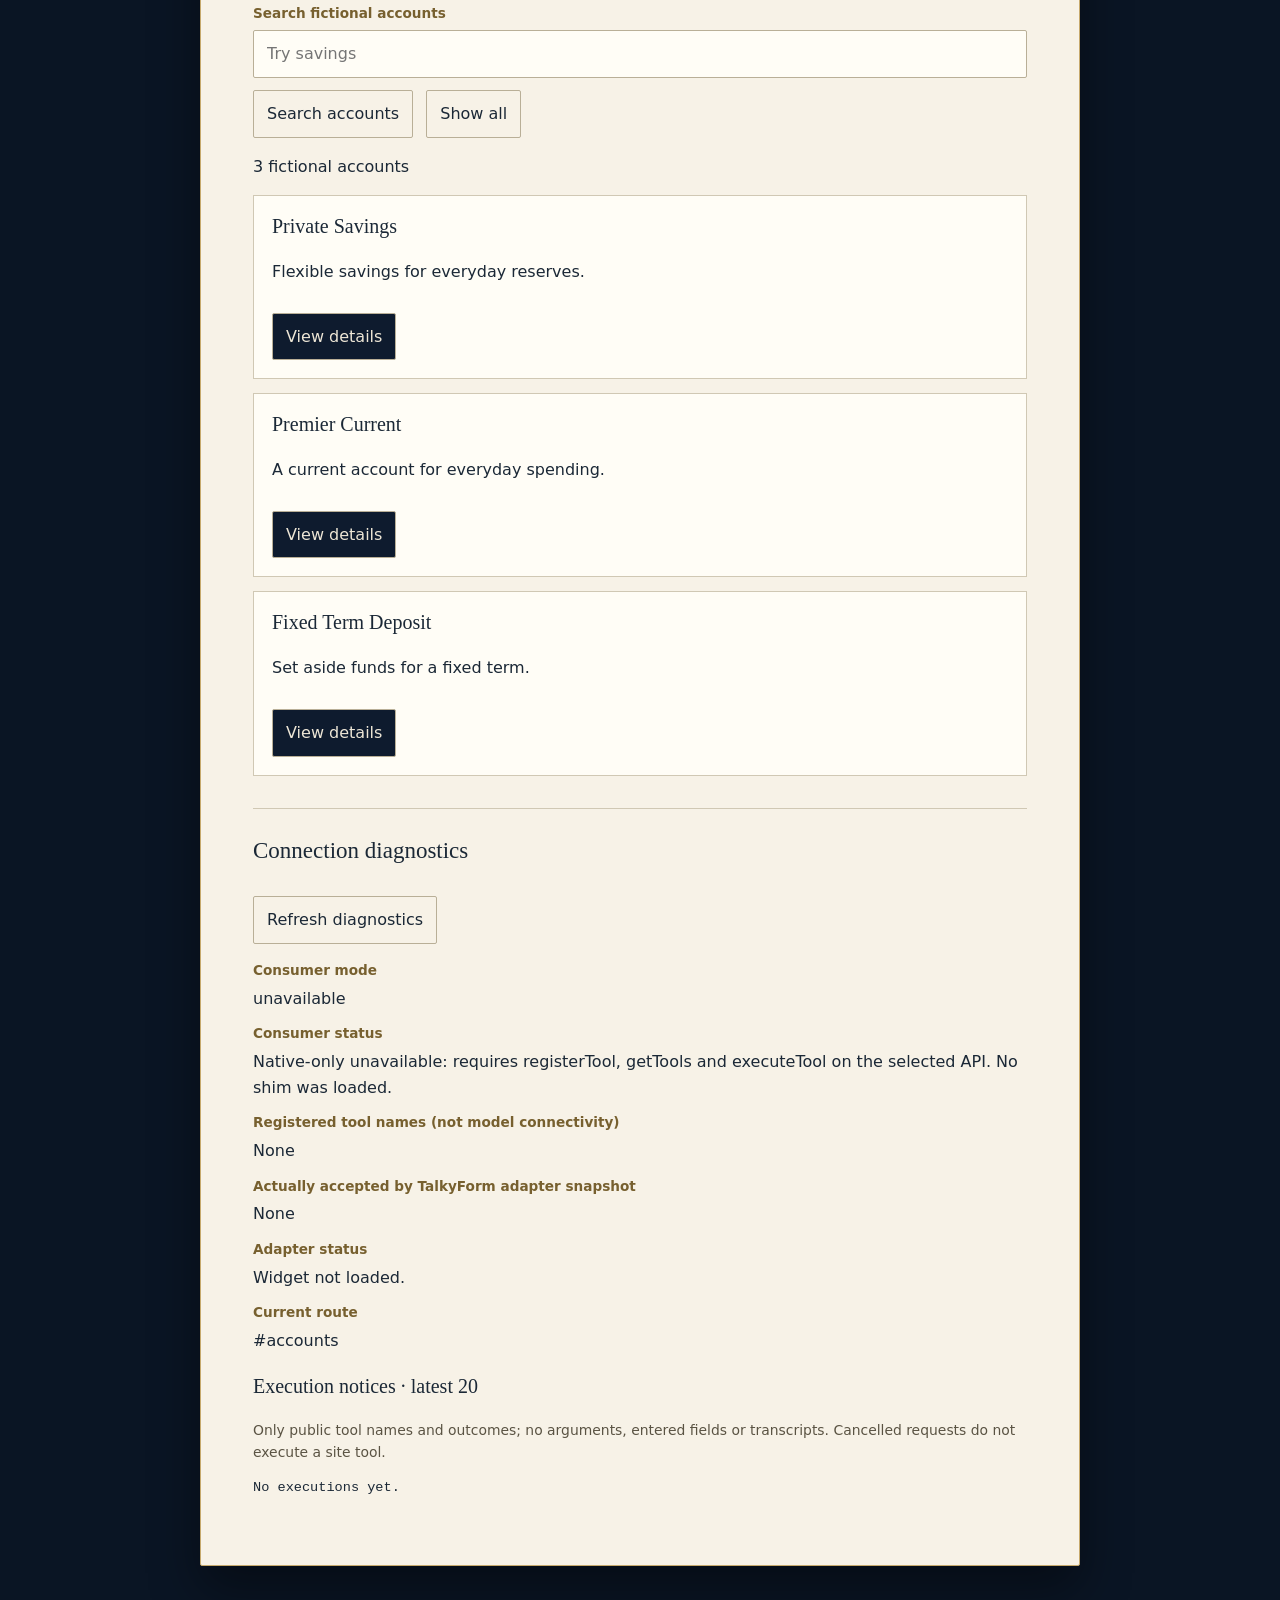
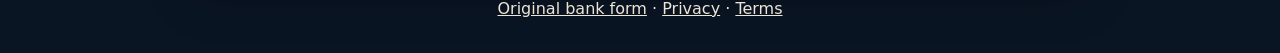
<file: webmcp/index.html>
<!doctype html>
<html lang="en">
<head>
  <meta charset="utf-8">
  <meta name="viewport" content="width=device-width, initial-scale=1">
  <meta name="theme-color" content="#0A1524">
  <title>Berkyshire Capital · WebMCP demo</title>
  <link rel="stylesheet" href="demo.css">
  <script src="consumer.js" defer></script>
  <script src="demo.js" defer></script>
</head>
<body>
<header><p class="wordmark">Berkyshire Capital</p><p>Fictional banking · Canonical WebMCP demo</p></header>
<main>
  <h1>Explore an account. Start a conversation.</h1>
  <p>Browse manually, or let TalkyForm request page actions. Each assistant tool action still needs the widget’s built-in <strong>Allow / Cancel</strong> decision.</p>
  <aside aria-label="Demo privacy notice">
    <strong>Synthetic data only.</strong> This is not a bank. The site’s application submit stays local, but conversations, form context and tool data go to TalkyForm and its model providers. Normal account quota is billed when launching. Never put API keys in this page or its URL.
  </aside>
  <section aria-labelledby="connection-title">
    <h2 id="connection-title">1. Choose and trust a connection</h2>
    <fieldset id="connection-fields">
      <legend>Widget configuration</legend>
      <label for="mode">Consumer mode</label>
      <select id="mode">
        <option value="native">Native only (default)</option>
        <option value="shim">DEMO SHIM — simulated consumer</option>
      </select>
      <p class="note">The demo shim is not native WebMCP, not a model implementation, and never replaces an existing API. Native-only may be unavailable in your browser.</p>
      <label for="origin">Widget script origin</label>
      <input id="origin" type="text" value="https://www.talkyform.com" maxlength="250" spellcheck="false" aria-describedby="origin-help">
      <p id="origin-help" class="note">HTTPS origin, or HTTP localhost / 127.0.0.1 / [::1] with optional port. No path or trailing slash. Use a corrected local/preview widget until the Rails fix is deployed.</p>
      <label for="form-id">Public form ID (not a secret)</label>
      <input id="form-id" type="text" value="g4UtyUR7fpzVFfxTQSNkqEie" maxlength="100" spellcheck="false">
      <label class="check"><input id="trust" type="checkbox"> I trust the chosen script origin to run code with access to this page and its data.</label>
      <button id="connect" type="button">Connect / load widget</button>
    </fieldset>
    <p id="connection-status" role="status">Not loaded. Configuration in the URL only prefills controls; it never connects.</p>
    <p class="note">After loading, configuration is locked until reload. The widget may resume an existing session token after explicit Connect; a fresh browser session avoids continuity. Loading or registering tools does not mean the model works.</p>
    <button id="reset" type="button" class="secondary">Reload / reset configuration</button>
    <h2>2. Launch separately</h2>
    <button id="launch" type="button" data-talkyform="launch" disabled>Start Conversation</button>
    <p class="note">If still disabled after loading, use Refresh diagnostics below. No conversation is started by this page automatically.</p>
  </section>
  <section aria-labelledby="explorer-title">
    <h2 id="explorer-title">Account explorer</h2>
    <form id="search">
      <label for="query">Search fictional accounts</label>
      <input id="query" name="query" type="search" maxlength="80" placeholder="Try savings">
      <button type="submit" class="secondary">Search accounts</button>
      <button id="browse" type="button" class="secondary">Show all</button>
    </form>
    <div id="results-panel"><p id="result-count" role="status"></p><ul id="results"></ul></div>
    <article id="detail-panel" hidden>
      <h3 id="detail-title"></h3><p id="detail-copy"></p>
      <button id="apply" type="button">Show application</button>
    </article>
    <div id="application-panel" hidden>
      <h3 id="application-title">Application</h3>
      <p>Use an invented name and an example.test email address. No real account is created.</p>
      <form id="application" data-talkyform="enabled">
        <label for="account-name">Fictional account</label>
        <input id="account-name" name="account" readonly>
        <label for="first-name">Synthetic first name</label>
        <input id="first-name" name="first_name" autocomplete="off" maxlength="40" placeholder="Alex" required>
        <label for="email">Synthetic email</label>
        <input id="email" name="email" type="email" autocomplete="off" maxlength="120" pattern="[^@\s]+@example\.test" placeholder="alex@example.test" title="Use a synthetic address at example.test" required>
        <button type="submit" class="secondary">Confirm locally</button>
      </form>
      <p id="confirmation" role="status"></p>
    </div>
  </section>
  <section aria-labelledby="diagnostics-title">
    <h2 id="diagnostics-title">Connection diagnostics</h2>
    <button id="refresh" type="button" class="secondary">Refresh diagnostics</button>
    <dl aria-live="polite">
      <dt>Consumer mode</dt><dd id="consumer-mode">unavailable</dd>
      <dt>Consumer status</dt><dd id="consumer-status">Not checked</dd>
      <dt>Registered tool names (not model connectivity)</dt><dd id="registered">None</dd>
      <dt>Actually accepted by TalkyForm adapter snapshot</dt><dd id="accepted">None</dd>
      <dt>Adapter status</dt><dd id="adapter-status">Widget not loaded</dd>
      <dt>Current route</dt><dd id="route">#accounts</dd>
    </dl>
    <h3>Execution notices · latest 20</h3>
    <p class="note">Only public tool names and outcomes; no arguments, entered fields or transcripts. Cancelled requests do not execute a site tool.</p>
    <pre id="execution-log" aria-live="polite">No executions yet.</pre>
  </section>
</main>
<footer><a href="../index.html">Original bank form</a> · <a href="https://www.talkyform.com/privacy">Privacy</a> · <a href="https://www.talkyform.com/terms">Terms</a></footer>
</body>
</html>
</file>
<file: webmcp/demo.css>
* { box-sizing: border-box; }
:root { color-scheme: light; font: 16px/1.6 system-ui, sans-serif; color: #1B2836; background: #0A1524; }
body { margin: 0; padding: 32px 18px; }
header, footer { max-width: 880px; margin: 0 auto; text-align: center; color: #EDE6D6; }
header p { margin: 8px 0; }
.wordmark { font: 400 clamp(22px, 4vw, 32px)/1.3 Georgia, serif; letter-spacing: .12em; text-transform: uppercase; }
main { max-width: 880px; margin: 30px auto; padding: clamp(22px, 5vw, 52px); background: #F7F2E7; border: 1px solid #C6A96C; border-radius: 2px; box-shadow: 0 24px 50px #0006; }
h1, h2, h3 { font-family: Georgia, serif; font-weight: 400; line-height: 1.25; }
h1 { font-size: clamp(26px, 4vw, 34px); }
h2 { font-size: 23px; margin-top: 0; }
h3 { font-size: 20px; }
section { margin-top: 32px; padding-top: 28px; border-top: 1px solid #D0C8B4; }
aside { padding: 16px; border-left: 2px solid #C6A96C; background: #FFFDF6; }
fieldset { border: 1px solid #D0C8B4; padding: 18px; min-width: 0; }
legend, label, dt { color: #77602F; font-weight: 600; font-size: .85rem; }
label { display: block; margin: 18px 0 6px; }
input, select, button { font: inherit; border: 1px solid #B9AF97; border-radius: 2px; padding: 10px 13px; }
input, select { width: 100%; background: #FFFDF6; color: #1B2836; }
button { background: #0E1B2E; color: #EDE6D6; cursor: pointer; margin: 12px 8px 0 0; }
button.secondary { background: transparent; color: #1B2836; }
button:hover:not(:disabled) { border-color: #77602F; }
button:disabled, fieldset:disabled { opacity: .65; cursor: not-allowed; }
:focus-visible { outline: 2px solid #C6A96C; outline-offset: 3px; }
.check { color: #1B2836; font-size: .95rem; }
.check input { width: auto; margin-right: 8px; }
.note { color: #5A5343; font-size: .87rem; }
ul { padding: 0; list-style: none; }
li { padding: 18px; margin: 14px 0; background: #FFFDF6; border: 1px solid #D0C8B4; }
li h3 { margin-top: 0; }
dt { margin-top: 12px; }
dd { margin: 4px 0; overflow-wrap: anywhere; }
pre { white-space: pre-wrap; overflow-wrap: anywhere; font-size: .85rem; }
footer a { color: #EDE6D6; }
[hidden] { display: none !important; }
@media (max-width: 520px) { button { width: 100%; margin-right: 0; } body { padding: 22px 12px; } }
</file>
